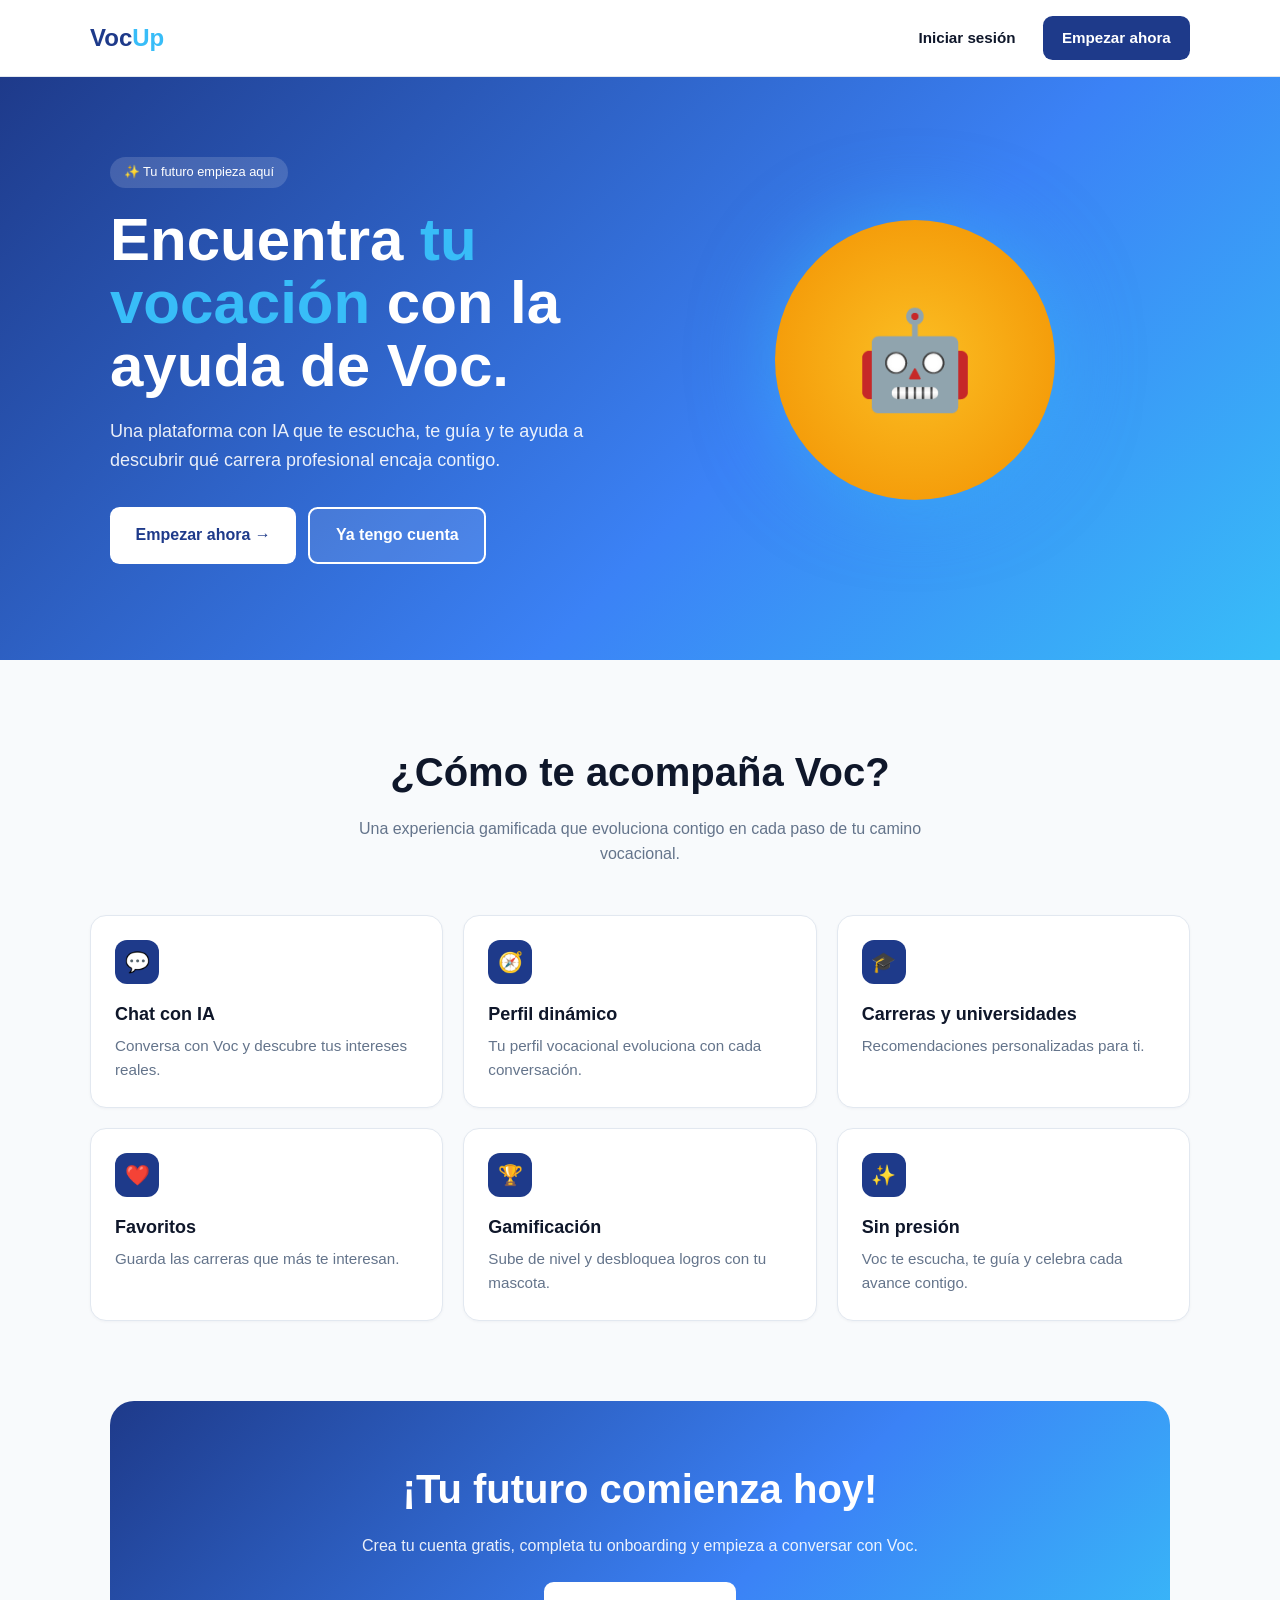
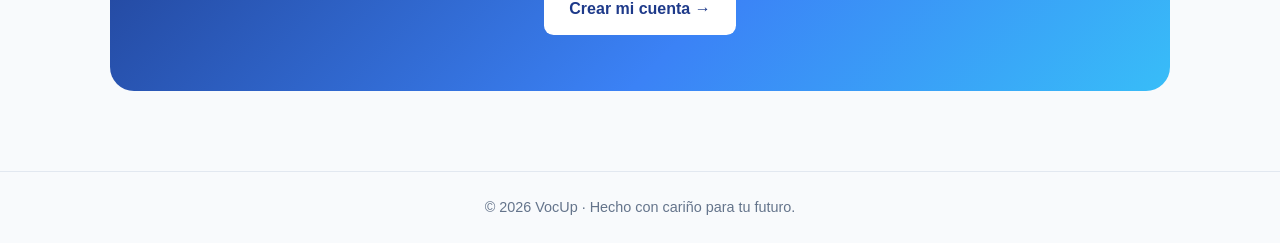
<file: index.html>
<!DOCTYPE html>
<html lang="es">
<head>
<meta charset="UTF-8" />
<meta name="viewport" content="width=device-width, initial-scale=1.0" />
<title>VocUp — Encuentra tu vocación</title>
<meta name="description" content="Plataforma de orientación vocacional con IA. Descubre la carrera ideal para ti con Voc, tu compañero inteligente." />
<style>
  :root {
    --primary: #1e3a8a;
    --primary-foreground: #ffffff;
    --sky: #38bdf8;
    --deep: #0f172a;
    --muted: #64748b;
    --bg: #f8fafc;
    --card: #ffffff;
    --border: #e2e8f0;
    --hero: linear-gradient(135deg, #1e3a8a 0%, #3b82f6 60%, #38bdf8 100%);
  }
  * { box-sizing: border-box; margin: 0; padding: 0; }
  body { font-family: -apple-system, BlinkMacSystemFont, "Segoe UI", Roboto, sans-serif; background: var(--bg); color: var(--deep); line-height: 1.6; }
  .container { max-width: 1100px; margin: 0 auto; padding: 0 1.25rem; }
  header { background: rgba(255,255,255,0.9); backdrop-filter: blur(8px); border-bottom: 1px solid var(--border); position: sticky; top: 0; z-index: 30; }
  .nav { display: flex; align-items: center; justify-content: space-between; padding: 1rem 0; }
  .logo { font-size: 1.5rem; font-weight: 800; color: var(--primary); }
  .logo span { color: var(--sky); }
  .nav-buttons { display: flex; gap: 0.5rem; }
  .btn { display: inline-flex; align-items: center; gap: 0.5rem; padding: 0.6rem 1.2rem; border-radius: 0.6rem; font-weight: 600; cursor: pointer; border: none; text-decoration: none; font-size: 0.95rem; transition: all 0.2s; }
  .btn-ghost { background: transparent; color: var(--deep); }
  .btn-ghost:hover { background: #f1f5f9; }
  .btn-primary { background: var(--primary); color: white; }
  .btn-primary:hover { background: #1e40af; }
  .btn-white { background: white; color: var(--primary); }
  .btn-white:hover { background: #f1f5f9; }
  .btn-outline-white { background: rgba(255,255,255,0.1); color: white; border: 2px solid white; font-weight: 700; }
  .btn-outline-white:hover { background: white; color: var(--primary); }
  .btn-lg { padding: 0.85rem 1.6rem; font-size: 1rem; }
  .hero { position: relative; overflow: hidden; background: var(--hero); color: white; padding: 5rem 0 6rem; }
  .hero-grid { display: grid; grid-template-columns: 1fr; gap: 2.5rem; align-items: center; }
  @media (min-width: 768px) { .hero-grid { grid-template-columns: 1fr 1fr; } }
  .badge { display: inline-flex; align-items: center; gap: 0.5rem; padding: 0.35rem 0.85rem; border-radius: 999px; background: rgba(255,255,255,0.15); font-size: 0.8rem; font-weight: 500; }
  h1 { font-size: clamp(2.2rem, 5vw, 3.75rem); font-weight: 800; line-height: 1.05; margin: 1.25rem 0; }
  h1 .accent { color: var(--sky); }
  .hero p { font-size: 1.125rem; color: rgba(255,255,255,0.9); max-width: 32rem; }
  .hero-actions { display: flex; flex-wrap: wrap; gap: 0.75rem; margin-top: 2rem; }
  .mascot { width: 280px; height: 280px; margin: 0 auto; background: radial-gradient(circle, #fbbf24 0%, #f59e0b 70%); border-radius: 50%; display: grid; place-items: center; font-size: 6rem; box-shadow: 0 0 80px rgba(56,189,248,0.5); }
  section.features { padding: 5rem 0; }
  .section-head { text-align: center; max-width: 36rem; margin: 0 auto 3rem; }
  .section-head h2 { font-size: clamp(1.75rem, 3.5vw, 2.5rem); font-weight: 800; color: var(--deep); }
  .section-head p { color: var(--muted); margin-top: 0.75rem; }
  .grid { display: grid; grid-template-columns: 1fr; gap: 1.25rem; }
  @media (min-width: 640px) { .grid { grid-template-columns: 1fr 1fr; } }
  @media (min-width: 960px) { .grid { grid-template-columns: 1fr 1fr 1fr; } }
  .card { background: var(--card); border: 1px solid var(--border); border-radius: 1rem; padding: 1.5rem; box-shadow: 0 1px 3px rgba(15,23,42,0.04); }
  .card-icon { width: 2.75rem; height: 2.75rem; border-radius: 0.75rem; background: var(--primary); color: white; display: grid; place-items: center; font-size: 1.25rem; }
  .card h3 { margin-top: 1rem; font-size: 1.125rem; color: var(--deep); }
  .card p { color: var(--muted); margin-top: 0.35rem; font-size: 0.95rem; }
  .cta { margin: 0 auto 5rem; max-width: 1100px; padding: 0 1.25rem; }
  .cta-inner { background: var(--hero); color: white; border-radius: 1.5rem; padding: 3.5rem 2rem; text-align: center; }
  .cta-inner h2 { font-size: clamp(1.75rem, 3.5vw, 2.5rem); font-weight: 800; }
  .cta-inner p { margin: 0.75rem auto 0; max-width: 36rem; color: rgba(255,255,255,0.9); }
  footer { border-top: 1px solid var(--border); padding: 1.5rem; text-align: center; color: var(--muted); font-size: 0.9rem; }
</style>
</head>
<body>
<header>
  <div class="container nav">
    <div class="logo">Voc<span>Up</span></div>
    <div class="nav-buttons">
      <a href="#" class="btn btn-ghost">Iniciar sesión</a>
      <a href="#cta" class="btn btn-primary">Empezar ahora</a>
    </div>
  </div>
</header>

<section class="hero">
  <div class="container hero-grid">
    <div>
      <span class="badge">✨ Tu futuro empieza aquí</span>
      <h1>Encuentra <span class="accent">tu vocación</span> con la ayuda de Voc.</h1>
      <p>Una plataforma con IA que te escucha, te guía y te ayuda a descubrir qué carrera profesional encaja contigo.</p>
      <div class="hero-actions">
        <a href="#cta" class="btn btn-lg btn-white">Empezar ahora →</a>
        <a href="#" class="btn btn-lg btn-outline-white">Ya tengo cuenta</a>
      </div>
    </div>
    <div><div class="mascot">🤖</div></div>
  </div>
</section>

<section class="features container">
  <div class="section-head">
    <h2>¿Cómo te acompaña Voc?</h2>
    <p>Una experiencia gamificada que evoluciona contigo en cada paso de tu camino vocacional.</p>
  </div>
  <div class="grid">
    <div class="card"><div class="card-icon">💬</div><h3>Chat con IA</h3><p>Conversa con Voc y descubre tus intereses reales.</p></div>
    <div class="card"><div class="card-icon">🧭</div><h3>Perfil dinámico</h3><p>Tu perfil vocacional evoluciona con cada conversación.</p></div>
    <div class="card"><div class="card-icon">🎓</div><h3>Carreras y universidades</h3><p>Recomendaciones personalizadas para ti.</p></div>
    <div class="card"><div class="card-icon">❤️</div><h3>Favoritos</h3><p>Guarda las carreras que más te interesan.</p></div>
    <div class="card"><div class="card-icon">🏆</div><h3>Gamificación</h3><p>Sube de nivel y desbloquea logros con tu mascota.</p></div>
    <div class="card"><div class="card-icon">✨</div><h3>Sin presión</h3><p>Voc te escucha, te guía y celebra cada avance contigo.</p></div>
  </div>
</section>

<section id="cta" class="cta">
  <div class="cta-inner">
    <h2>¡Tu futuro comienza hoy!</h2>
    <p>Crea tu cuenta gratis, completa tu onboarding y empieza a conversar con Voc.</p>
    <a href="#" class="btn btn-lg btn-white" style="margin-top:1.5rem;">Crear mi cuenta →</a>
  </div>
</section>

<footer>© 2026 VocUp · Hecho con cariño para tu futuro.</footer>
</body>
</html>
</file>
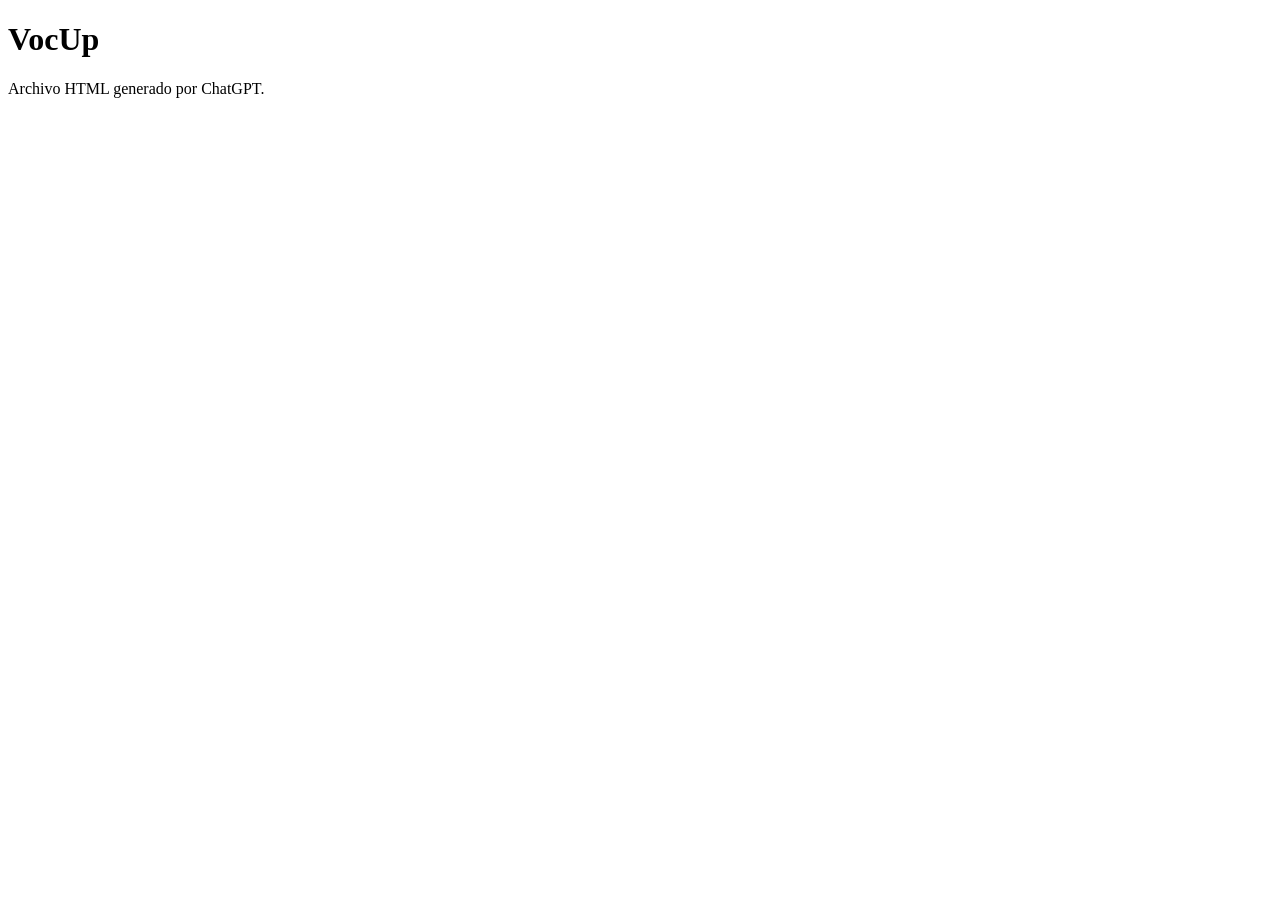
<file: index (1).html>
<!DOCTYPE html>
<html lang="es">
<head>
<meta charset="UTF-8">
<meta name="viewport" content="width=device-width, initial-scale=1.0">
<title>VocUp — Encuentra tu vocación</title>
</head>
<body>
<h1>VocUp</h1>
<p>Archivo HTML generado por ChatGPT.</p>
</body>
</html>
</file>
